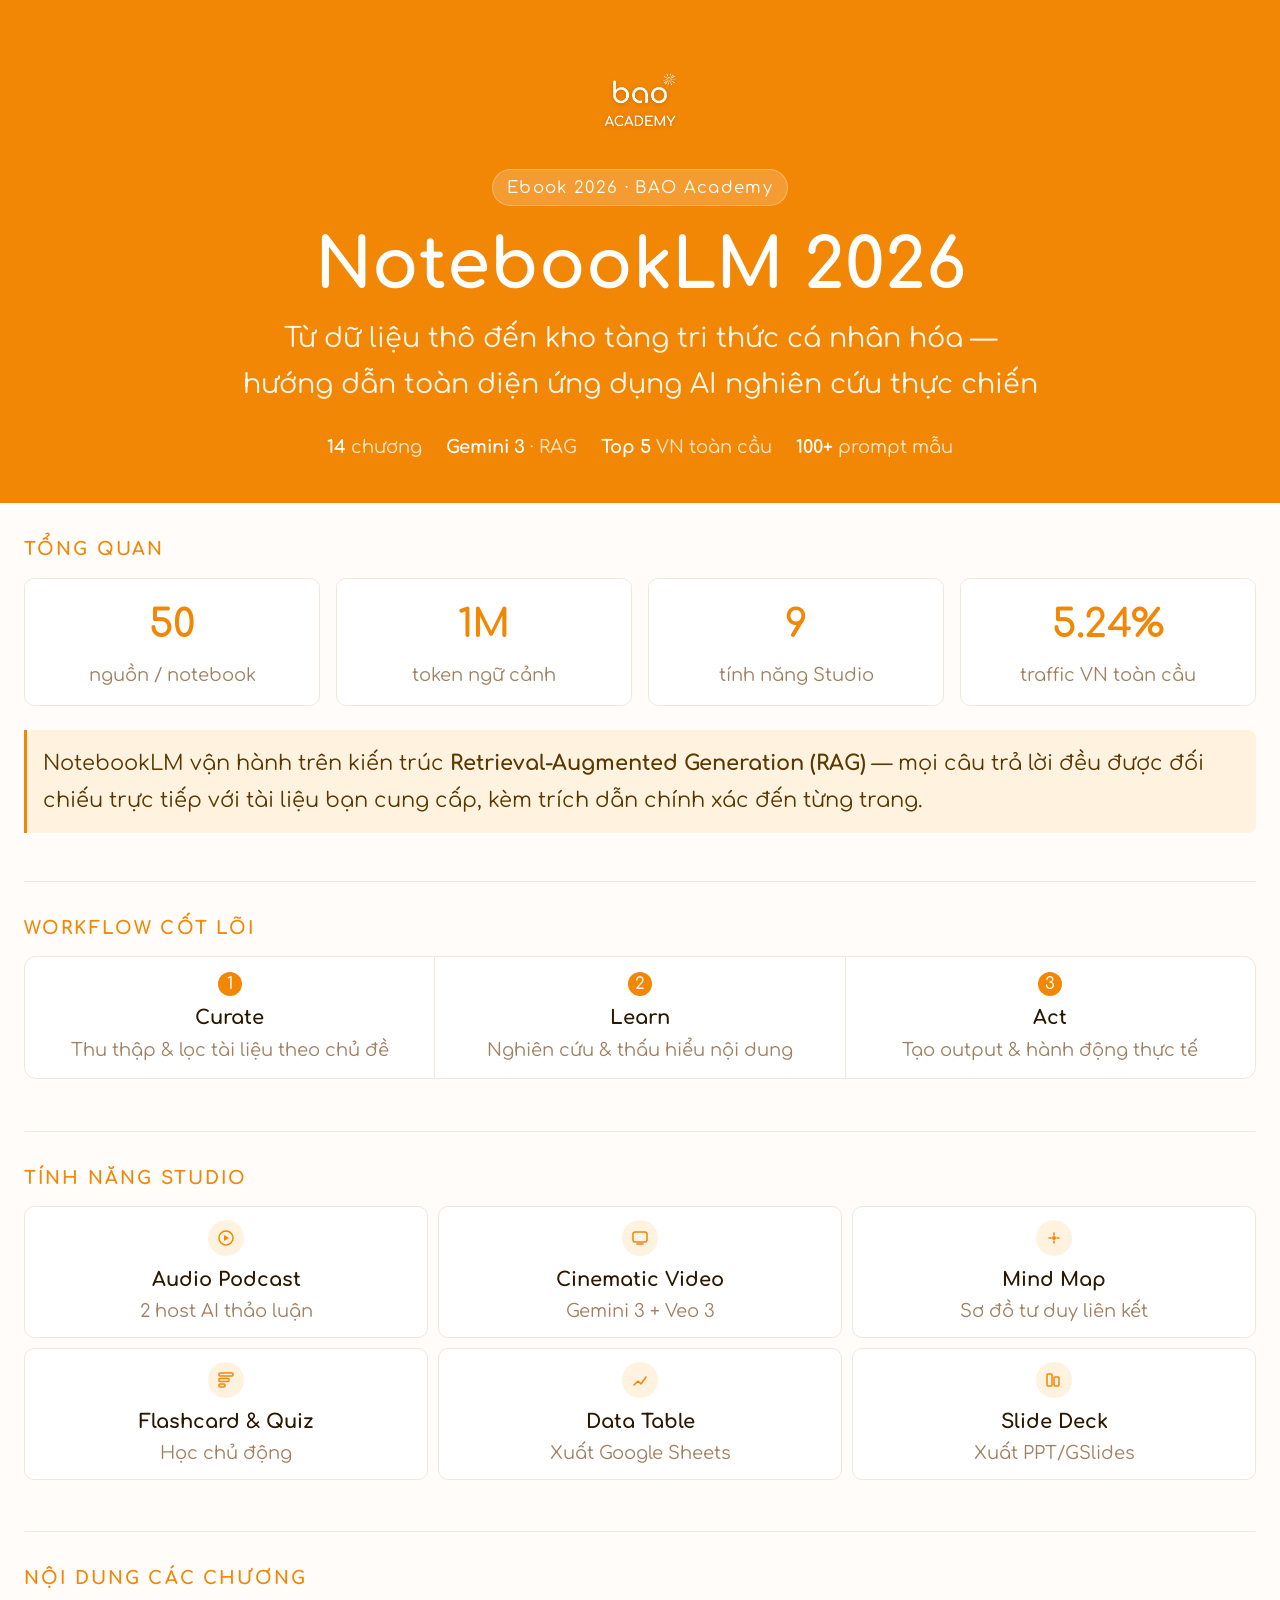
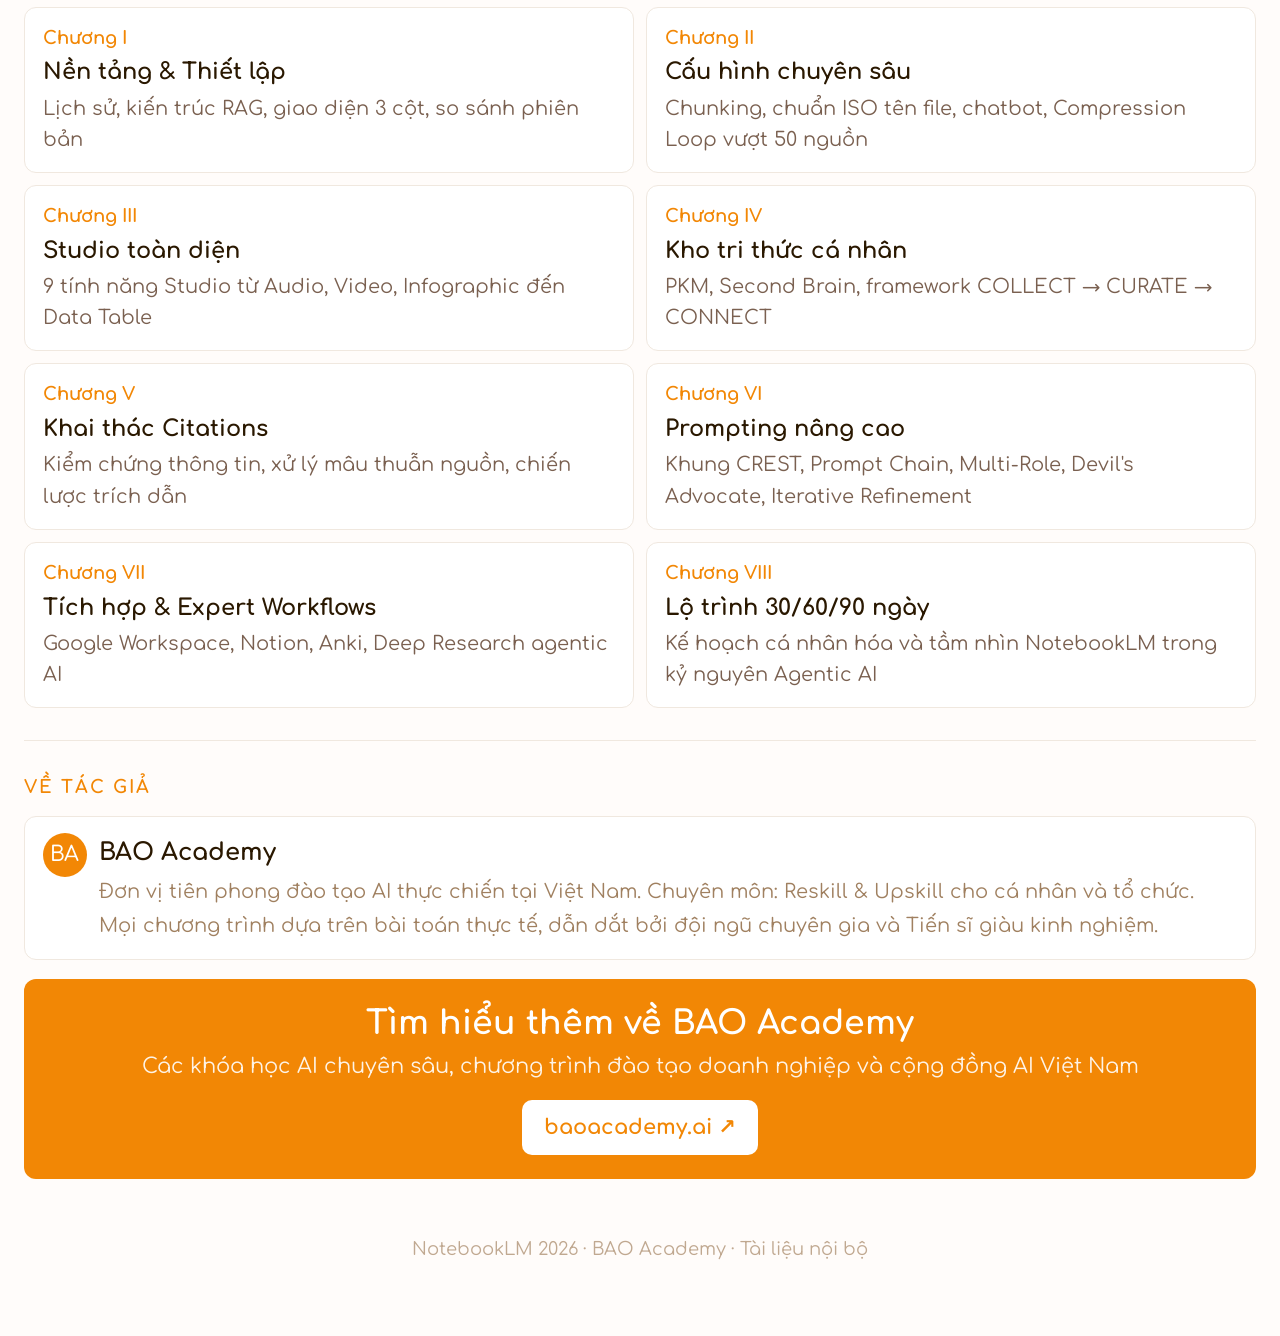
<file: index.html>
<!DOCTYPE html>
<html lang="vi">
  <head>
    <meta charset="UTF-8" />
    <meta name="viewport" content="width=device-width, initial-scale=1.0" />
    <title>NotebookLM 2026 · BAO Academy</title>
    <link rel="stylesheet" href="index.css" />
  </head>
  <body>

<div class="wrap">
  <div class="hero">
    <div class="hero-header">
      <a
        class="hero-logo"
        href="https://www.baoacademy.ai/"
        target="_blank"
        rel="noopener noreferrer"
      >
        <img
          width="200"
          alt="BAO Academy"
          src="academy.png"
        />
      </a>
    </div>
    <div class="hero-badge">Ebook 2026 · BAO Academy</div>
    <h1>NotebookLM 2026</h1>
    <p>
      Từ dữ liệu thô đến kho tàng tri thức cá nhân hóa — hướng dẫn toàn diện ứng
      dụng AI nghiên cứu thực chiến
    </p>
    <div class="hero-meta">
      <span><b>14</b> chương</span>
      <span><b>Gemini 3</b> · RAG</span>
      <span><b>Top 5</b> VN toàn cầu</span>
      <span><b>100+</b> prompt mẫu</span>
    </div>
  </div>

  <div class="section">
    <div class="section-label">Tổng quan</div>
    <div class="stat-row">
      <div class="stat">
        <div class="stat-num">50</div>
        <div class="stat-lbl">nguồn / notebook</div>
      </div>
      <div class="stat">
        <div class="stat-num">1M</div>
        <div class="stat-lbl">token ngữ cảnh</div>
      </div>
      <div class="stat">
        <div class="stat-num">9</div>
        <div class="stat-lbl">tính năng Studio</div>
      </div>
      <div class="stat">
        <div class="stat-num">5.24%</div>
        <div class="stat-lbl">traffic VN toàn cầu</div>
      </div>
    </div>

    <div class="tip-box">
      <p>
        NotebookLM vận hành trên kiến trúc
        <b>Retrieval-Augmented Generation (RAG)</b> — mọi câu trả lời đều được
        đối chiếu trực tiếp với tài liệu bạn cung cấp, kèm trích dẫn chính xác
        đến từng trang.
      </p>
    </div>
  </div>

  <div class="divider"></div>

  <div class="section">
    <div class="section-label">Workflow cốt lõi</div>
    <div class="workflow">
      <div class="wf-step">
        <div class="wf-num">1</div>
        <div class="wf-label">Curate</div>
        <div class="wf-sub">Thu thập & lọc tài liệu theo chủ đề</div>
      </div>
      <div class="wf-step">
        <div class="wf-num">2</div>
        <div class="wf-label">Learn</div>
        <div class="wf-sub">Nghiên cứu & thấu hiểu nội dung</div>
      </div>
      <div class="wf-step">
        <div class="wf-num">3</div>
        <div class="wf-label">Act</div>
        <div class="wf-sub">Tạo output & hành động thực tế</div>
      </div>
    </div>
  </div>

  <div class="divider"></div>

  <div class="section">
    <div class="section-label">Tính năng Studio</div>
    <div class="feature-row">
      <div class="feat">
        <div class="feat-icon">
          <svg viewBox="0 0 18 18" fill="none">
            <circle cx="9" cy="9" r="7" stroke="#F28705" stroke-width="1.5" />
            <path d="M7 6l5 3-5 3V6z" fill="#F28705" />
          </svg>
        </div>
        <div class="feat-name">Audio Podcast</div>
        <div class="feat-sub">2 host AI thảo luận</div>
      </div>
      <div class="feat">
        <div class="feat-icon">
          <svg viewBox="0 0 18 18" fill="none">
            <rect
              x="2"
              y="3"
              width="14"
              height="10"
              rx="2"
              stroke="#F28705"
              stroke-width="1.5"
            />
            <path
              d="M6 15h6"
              stroke="#F28705"
              stroke-width="1.5"
              stroke-linecap="round"
            />
          </svg>
        </div>
        <div class="feat-name">Cinematic Video</div>
        <div class="feat-sub">Gemini 3 + Veo 3</div>
      </div>
      <div class="feat">
        <div class="feat-icon">
          <svg viewBox="0 0 18 18" fill="none">
            <circle cx="9" cy="9" r="2" fill="#F28705" />
            <path
              d="M9 4v2M9 12v2M4 9h2M12 9h2"
              stroke="#F28705"
              stroke-width="1.5"
              stroke-linecap="round"
            />
          </svg>
        </div>
        <div class="feat-name">Mind Map</div>
        <div class="feat-sub">Sơ đồ tư duy liên kết</div>
      </div>
      <div class="feat">
        <div class="feat-icon">
          <svg viewBox="0 0 18 18" fill="none">
            <rect
              x="2"
              y="2"
              width="14"
              height="3"
              rx="1"
              stroke="#F28705"
              stroke-width="1.5"
            />
            <rect
              x="2"
              y="7.5"
              width="10"
              height="3"
              rx="1"
              stroke="#F28705"
              stroke-width="1.5"
            />
            <rect
              x="2"
              y="13"
              width="6"
              height="3"
              rx="1"
              stroke="#F28705"
              stroke-width="1.5"
            />
          </svg>
        </div>
        <div class="feat-name">Flashcard & Quiz</div>
        <div class="feat-sub">Học chủ động</div>
      </div>
      <div class="feat">
        <div class="feat-icon">
          <svg viewBox="0 0 18 18" fill="none">
            <path
              d="M3 14l4-4 3 3 5-7"
              stroke="#F28705"
              stroke-width="1.5"
              stroke-linecap="round"
              stroke-linejoin="round"
            />
          </svg>
        </div>
        <div class="feat-name">Data Table</div>
        <div class="feat-sub">Xuất Google Sheets</div>
      </div>
      <div class="feat">
        <div class="feat-icon">
          <svg viewBox="0 0 18 18" fill="none">
            <rect
              x="2"
              y="3"
              width="5"
              height="12"
              rx="1"
              stroke="#F28705"
              stroke-width="1.5"
            />
            <rect
              x="9"
              y="6"
              width="5"
              height="9"
              rx="1"
              stroke="#F28705"
              stroke-width="1.5"
            />
          </svg>
        </div>
        <div class="feat-name">Slide Deck</div>
        <div class="feat-sub">Xuất PPT/GSlides</div>
      </div>
    </div>
  </div>

  <div class="divider"></div>

  <div class="section">
    <div class="section-label">Nội dung các chương</div>
    <div class="chapter-grid">
      <div class="chapter-card">
        <div class="ch-num">Chương I</div>
        <div class="ch-title">Nền tảng & Thiết lập</div>
        <div class="ch-desc">
          Lịch sử, kiến trúc RAG, giao diện 3 cột, so sánh phiên bản
        </div>
      </div>
      <div class="chapter-card">
        <div class="ch-num">Chương II</div>
        <div class="ch-title">Cấu hình chuyên sâu</div>
        <div class="ch-desc">
          Chunking, chuẩn ISO tên file, chatbot, Compression Loop vượt 50 nguồn
        </div>
      </div>
      <div class="chapter-card">
        <div class="ch-num">Chương III</div>
        <div class="ch-title">Studio toàn diện</div>
        <div class="ch-desc">
          9 tính năng Studio từ Audio, Video, Infographic đến Data Table
        </div>
      </div>
      <div class="chapter-card">
        <div class="ch-num">Chương IV</div>
        <div class="ch-title">Kho tri thức cá nhân</div>
        <div class="ch-desc">
          PKM, Second Brain, framework COLLECT → CURATE → CONNECT
        </div>
      </div>
      <div class="chapter-card">
        <div class="ch-num">Chương V</div>
        <div class="ch-title">Khai thác Citations</div>
        <div class="ch-desc">
          Kiểm chứng thông tin, xử lý mâu thuẫn nguồn, chiến lược trích dẫn
        </div>
      </div>
      <div class="chapter-card">
        <div class="ch-num">Chương VI</div>
        <div class="ch-title">Prompting nâng cao</div>
        <div class="ch-desc">
          Khung CREST, Prompt Chain, Multi-Role, Devil's Advocate, Iterative
          Refinement
        </div>
      </div>
      <div class="chapter-card">
        <div class="ch-num">Chương VII</div>
        <div class="ch-title">Tích hợp & Expert Workflows</div>
        <div class="ch-desc">
          Google Workspace, Notion, Anki, Deep Research agentic AI
        </div>
      </div>
      <div class="chapter-card">
        <div class="ch-num">Chương VIII</div>
        <div class="ch-title">Lộ trình 30/60/90 ngày</div>
        <div class="ch-desc">
          Kế hoạch cá nhân hóa và tầm nhìn NotebookLM trong kỷ nguyên Agentic AI
        </div>
      </div>
    </div>
  </div>

  <div class="divider"></div>

  <div class="section">
    <div class="section-label">Về tác giả</div>
    <div class="author-box">
      <div class="author-avatar"><span>BA</span></div>
      <div>
        <div class="author-name">BAO Academy</div>
        <div class="author-role">
          Đơn vị tiên phong đào tạo AI thực chiến tại Việt Nam. Chuyên môn:
          Reskill & Upskill cho cá nhân và tổ chức. Mọi chương trình dựa trên
          bài toán thực tế, dẫn dắt bởi đội ngũ chuyên gia và Tiến sĩ giàu kinh
          nghiệm.
        </div>
      </div>
    </div>

    <div class="cta" style="margin-top: 1.2rem">
      <h3>Tìm hiểu thêm về BAO Academy</h3>
      <p>
        Các khóa học AI chuyên sâu, chương trình đào tạo doanh nghiệp và cộng
        đồng AI Việt Nam
      </p>
      <span class="cta-btn" onclick="openLink('https://www.baoacademy.ai/')"
        >baoacademy.ai ↗</span
      >
    </div>
  </div>

  <div class="footer">NotebookLM 2026 · BAO Academy · Tài liệu nội bộ</div>
</div>

  </body>
</html>
</file>
<file: index.css>
@import url("https://fonts.googleapis.com/css2?family=Comfortaa:wght@400;500;600;700&display=swap");
* {
  box-sizing: border-box;
  margin: 0;
  padding: 0;
}
:root {
  --font-sans:
    "Comfortaa", ui-sans-serif, system-ui, -apple-system, "Segoe UI", Roboto,
    Arial, "Apple Color Emoji", "Segoe UI Emoji";
}
body {
  font-family: var(--font-sans, sans-serif);
  font-size: 24px;
  line-height: 1.65;
  color: #2a1800;
  -webkit-font-smoothing: antialiased;
  -moz-osx-font-smoothing: grayscale;
  text-rendering: optimizeLegibility;
}
.wrap {
  background: #fffcfa;
  min-height: 100vh;
  padding: 0 0 3rem;
}
.hero {
  background: #f28705;
  padding: 3rem 2rem 2.5rem;
  text-align: center;
  position: relative;
}
.hero-header {
  display: flex;
  align-items: center;
  justify-content: center;
  gap: 10px;
  margin-bottom: 1.1rem;
}
.hero-logo {
  display: inline-flex;
  align-items: center;
  justify-content: center;
  text-decoration: none;
}
.hero-logo img {
  height: 100px;
  width: auto;
  display: block;
  filter: drop-shadow(0 1px 2px rgba(0, 0, 0, 0.18));
}
.hero-badge {
  display: inline-block;
  background: rgba(255, 255, 255, 0.18);
  color: #fff;
  font-size: 16.5px;
  letter-spacing: 0.08em;
  padding: 4px 14px;
  border-radius: 20px;
  margin-bottom: 1.2rem;
  border: 1px solid rgba(255, 255, 255, 0.3);
}
.hero h1 {
  font-size: clamp(42px, 8.1vw, 69px);
  font-weight: 700;
  color: #fff;
  line-height: 1.18;
  margin-bottom: 0.6rem;
}
.hero p {
  font-size: clamp(22.5px, 3.3vw, 27px);
  color: rgba(255, 255, 255, 0.92);
  line-height: 1.7;
  max-width: 800px;
  margin: 0 auto 1.6rem;
}
.hero-meta {
  display: flex;
  justify-content: center;
  gap: 1.5rem;
  flex-wrap: wrap;
}
.hero-meta span {
  font-size: 18px;
  color: rgba(255, 255, 255, 0.8);
  display: flex;
  align-items: center;
  gap: 5px;
}
.hero-meta b {
  color: #fff;
}
.tag {
  display: inline-block;
  background: #fff3e0;
  color: #b86000;
  font-size: 16.5px;
  padding: 3px 10px;
  border-radius: 20px;
  font-weight: 500;
}

.section {
  padding: 2rem 1.5rem;
  max-width: 1440px;
  margin: 0 auto;
}
.section-label {
  font-size: 18px;
  letter-spacing: 0.12em;
  color: #f28705;
  font-weight: 700;
  text-transform: uppercase;
  margin-bottom: 0.8rem;
}
.section-title {
  font-size: clamp(30px, 3.9vw, 36px);
  font-weight: 700;
  color: #2a1800;
  margin-bottom: 1.2rem;
  line-height: 1.35;
}

.chapter-grid {
  display: grid;
  grid-template-columns: 1fr 1fr;
  gap: 12px;
}
@media (max-width: 500px) {
  .chapter-grid {
    grid-template-columns: 1fr;
  }
}
.chapter-card {
  background: #fff;
  border: 0.5px solid #f0e8df;
  border-radius: 12px;
  padding: 1rem 1.1rem;
  cursor: pointer;
  transition: border-color 0.15s;
}
.chapter-card:hover {
  border-color: #f28705;
}
.ch-num {
  font-size: 18px;
  color: #f28705;
  font-weight: 700;
  margin-bottom: 4px;
}
.ch-title {
  font-size: 22.5px;
  font-weight: 700;
  color: #2a1800;
  line-height: 1.35;
  margin-bottom: 6px;
}
.ch-desc {
  font-size: 19.5px;
  color: #7a6050;
  line-height: 1.6;
}

.feature-row {
  display: grid;
  grid-template-columns: repeat(3, 1fr);
  gap: 10px;
  margin-bottom: 1.2rem;
}
@media (max-width: 480px) {
  .feature-row {
    grid-template-columns: 1fr 1fr;
  }
}
.feat {
  background: #fff;
  border: 0.5px solid #f0e8df;
  border-radius: 10px;
  padding: 0.8rem;
  text-align: center;
}
.feat-icon {
  width: 36px;
  height: 36px;
  background: #fff3e0;
  border-radius: 50%;
  margin: 0 auto 0.5rem;
  display: flex;
  align-items: center;
  justify-content: center;
}
.feat-icon svg {
  width: 18px;
  height: 18px;
}
.feat-name {
  font-size: 19.5px;
  font-weight: 700;
  color: #2a1800;
}
.feat-sub {
  font-size: 18px;
  color: #a08060;
  margin-top: 2px;
  line-height: 1.45;
}

.divider {
  height: 1px;
  background: #f0e8df;
  margin: 0 1.5rem;
}

.stat-row {
  display: flex;
  gap: 1rem;
  flex-wrap: wrap;
  margin-bottom: 1.5rem;
}
.stat {
  background: #fff;
  border: 0.5px solid #f0e8df;
  border-radius: 10px;
  padding: 0.9rem 1.1rem;
  flex: 1;
  min-width: 110px;
  text-align: center;
}
.stat-num {
  font-size: 39px;
  font-weight: 800;
  color: #f28705;
  letter-spacing: -0.02em;
}
.stat-lbl {
  font-size: 18px;
  color: #a08060;
  margin-top: 4px;
}

.tip-box {
  background: #fff3e0;
  border-left: 3px solid #f28705;
  border-radius: 0 8px 8px 0;
  padding: 0.9rem 1rem;
  margin-bottom: 1rem;
}
.tip-box p {
  font-size: 21px;
  color: #5a3800;
  line-height: 1.75;
}

.workflow {
  display: flex;
  align-items: stretch;
  gap: 0;
  background: #fff;
  border: 0.5px solid #f0e8df;
  border-radius: 12px;
  overflow: hidden;
  margin-bottom: 1.2rem;
}
.wf-step {
  flex: 1;
  padding: 0.9rem 0.7rem;
  text-align: center;
  border-right: 0.5px solid #f0e8df;
}
.wf-step:last-child {
  border-right: none;
}
.wf-num {
  width: 24px;
  height: 24px;
  background: #f28705;
  border-radius: 50%;
  color: #fff;
  font-size: 16.5px;
  font-weight: 500;
  display: flex;
  align-items: center;
  justify-content: center;
  margin: 0 auto 0.4rem;
}
.wf-label {
  font-size: 19.5px;
  font-weight: 800;
  color: #2a1800;
}
.wf-sub {
  font-size: 18px;
  color: #a08060;
  margin-top: 3px;
  line-height: 1.5;
}

.cta {
  background: #f28705;
  border-radius: 12px;
  padding: 1.5rem;
  text-align: center;
  margin-top: 1.5rem;
}
.cta h3 {
  font-size: clamp(27px, 4.2vw, 33px);
  font-weight: 800;
  color: #fff;
  margin-bottom: 0.4rem;
  line-height: 1.25;
}
.cta p {
  font-size: 21px;
  color: rgba(255, 255, 255, 0.9);
  margin-bottom: 1rem;
  line-height: 1.6;
}
.cta-btn {
  display: inline-block;
  background: #fff;
  color: #f28705;
  font-size: 21px;
  font-weight: 800;
  padding: 10px 22px;
  border-radius: 10px;
  text-decoration: none;
  cursor: pointer;
}

.author-box {
  display: flex;
  align-items: flex-start;
  gap: 12px;
  background: #fff;
  border: 0.5px solid #f0e8df;
  border-radius: 12px;
  padding: 1rem 1.1rem;
}
.author-avatar {
  width: 44px;
  height: 44px;
  background: #f28705;
  border-radius: 50%;
  display: flex;
  align-items: center;
  justify-content: center;
  flex-shrink: 0;
}
.author-avatar span {
  font-size: 21px;
  font-weight: 500;
  color: #fff;
}
.author-name {
  font-size: 24px;
  font-weight: 800;
  color: #2a1800;
}
.author-role {
  font-size: 19.5px;
  color: #a08060;
  margin-top: 4px;
  line-height: 1.7;
}

.footer {
  text-align: center;
  padding: 1.5rem;
  font-size: 18px;
  color: #c0a890;
}
</file>
